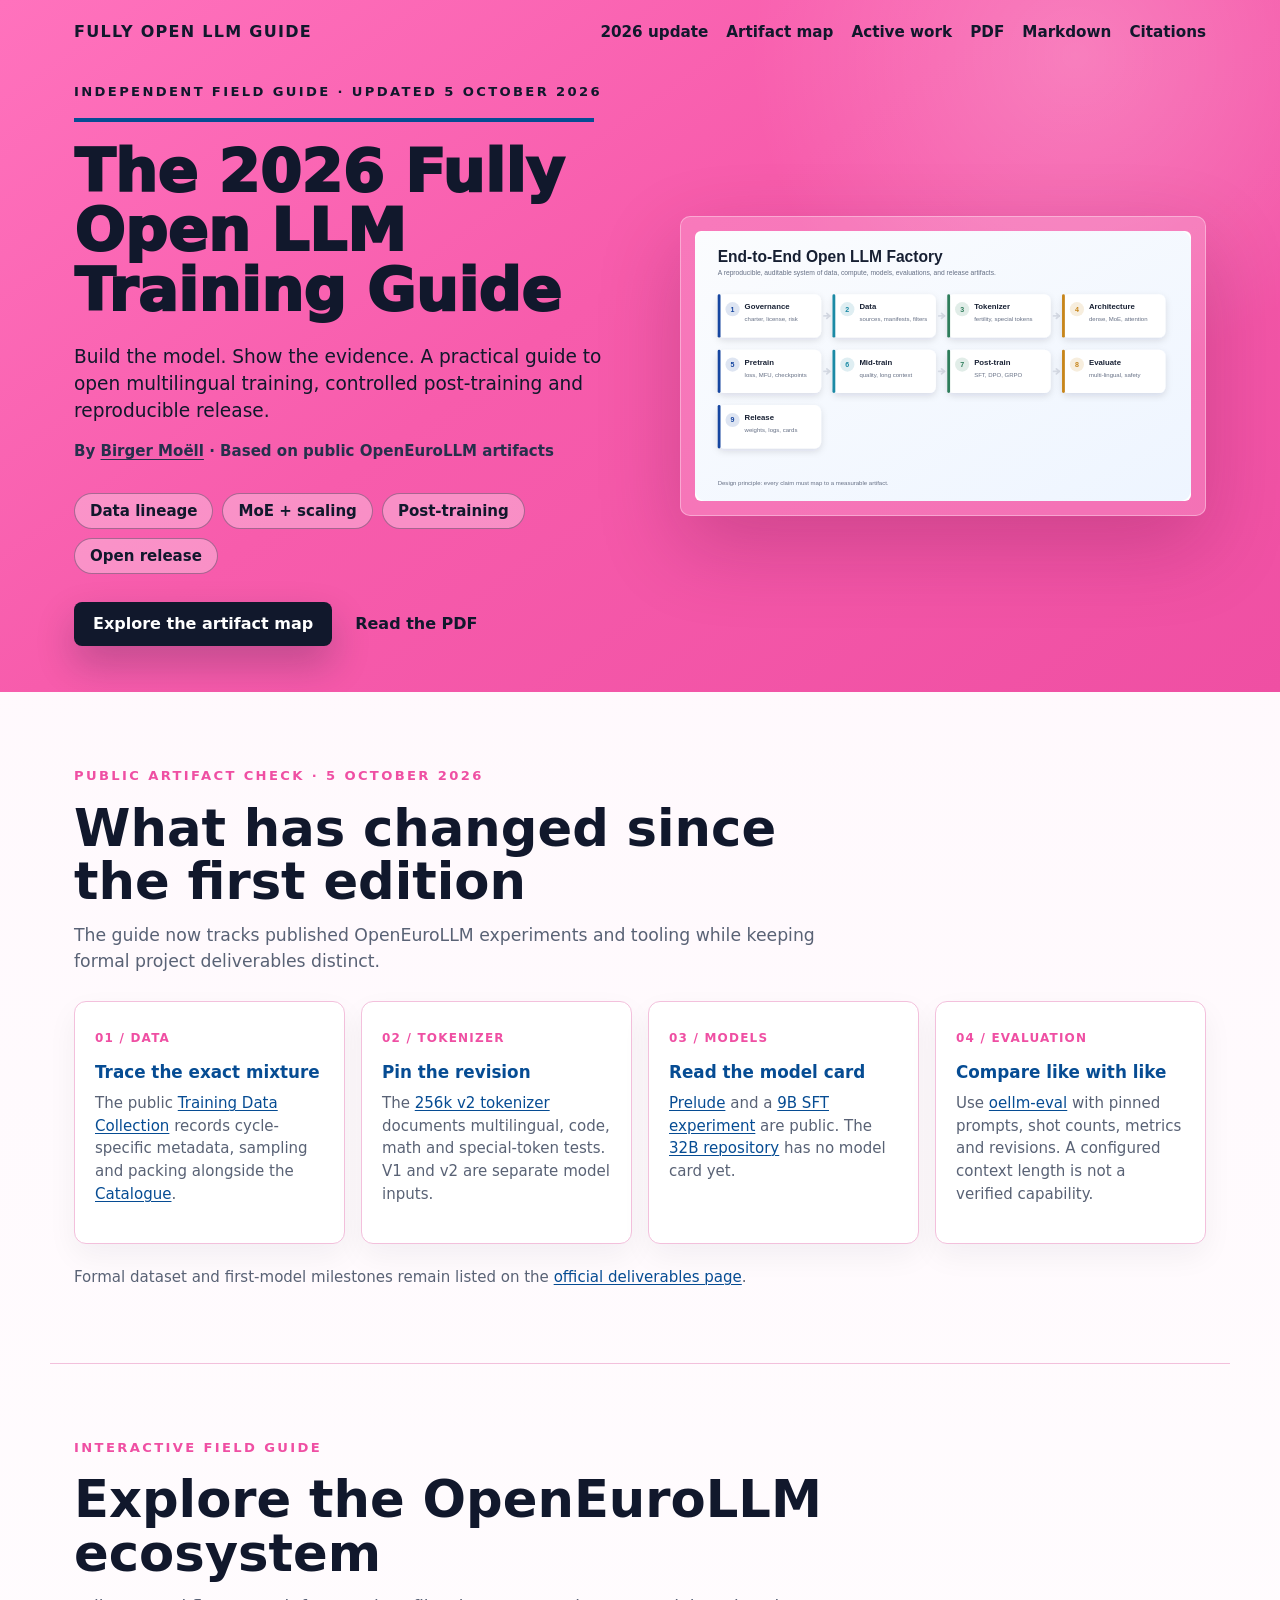
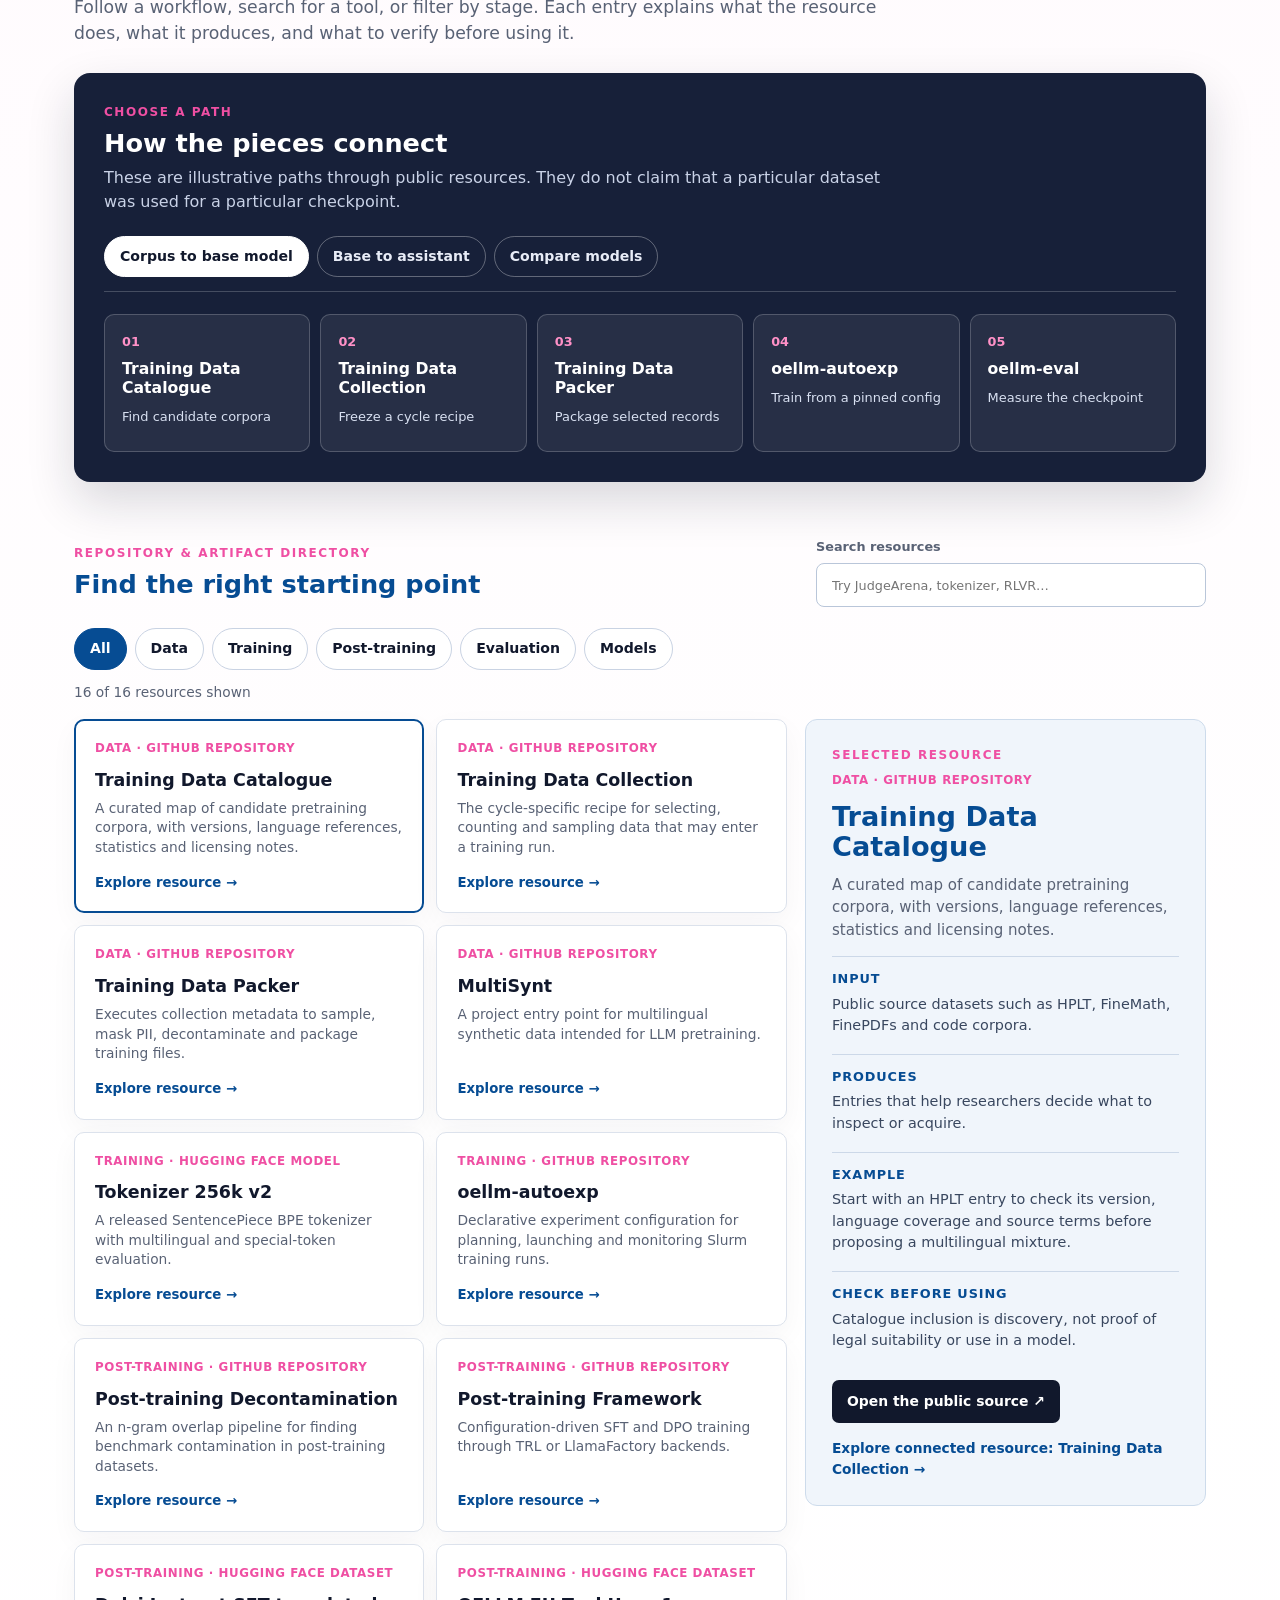
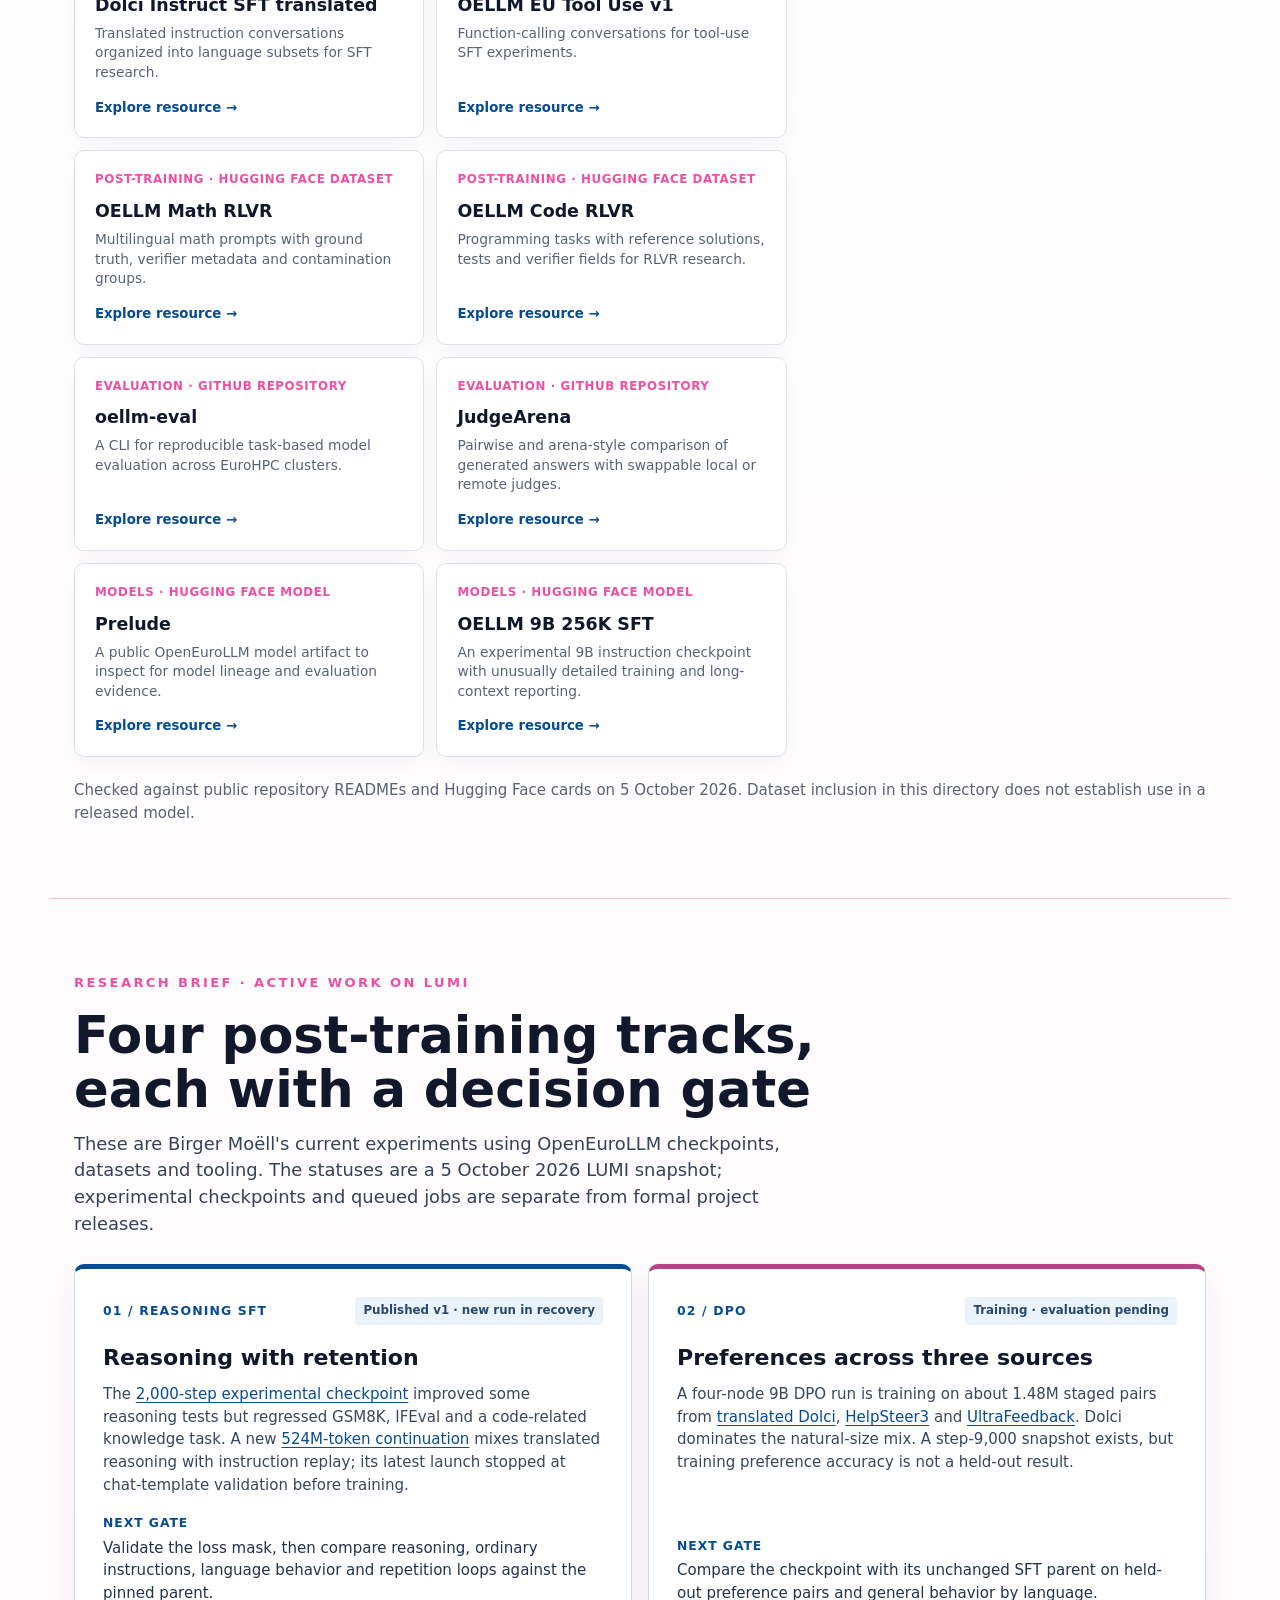
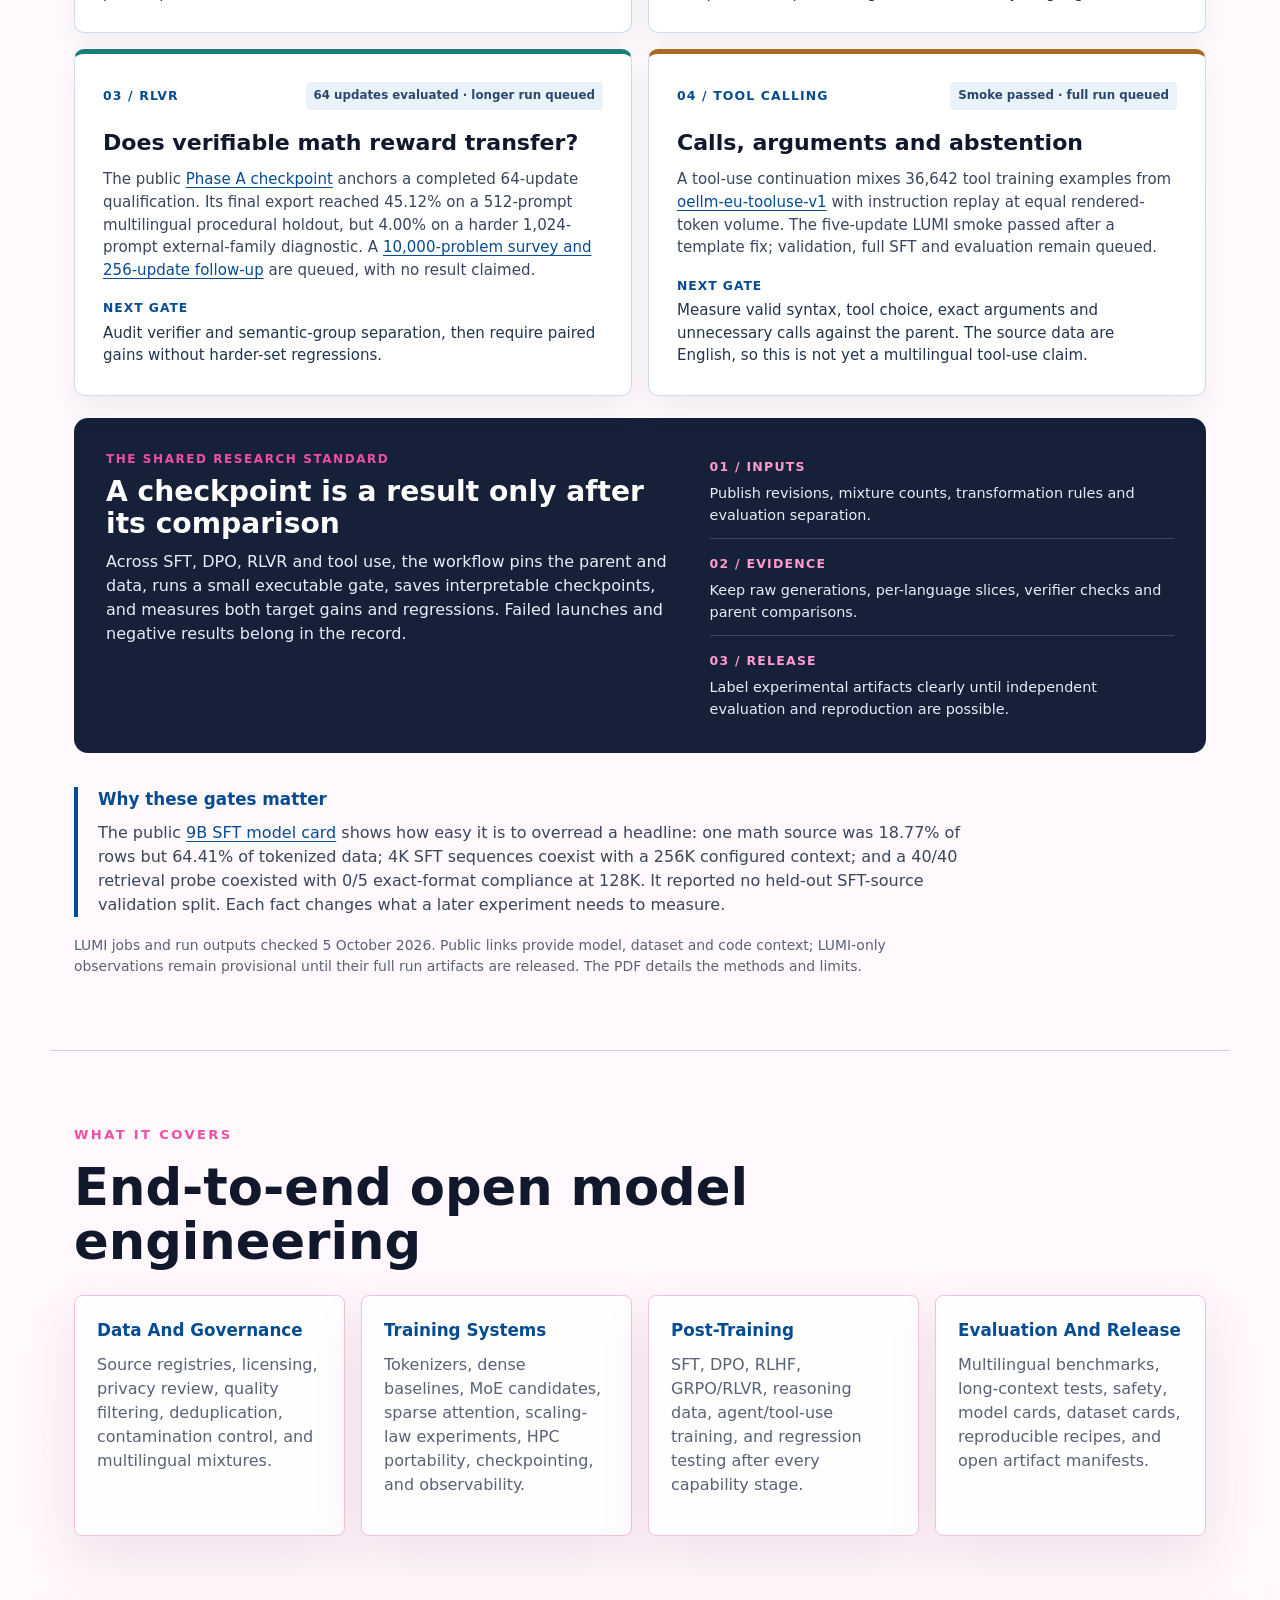
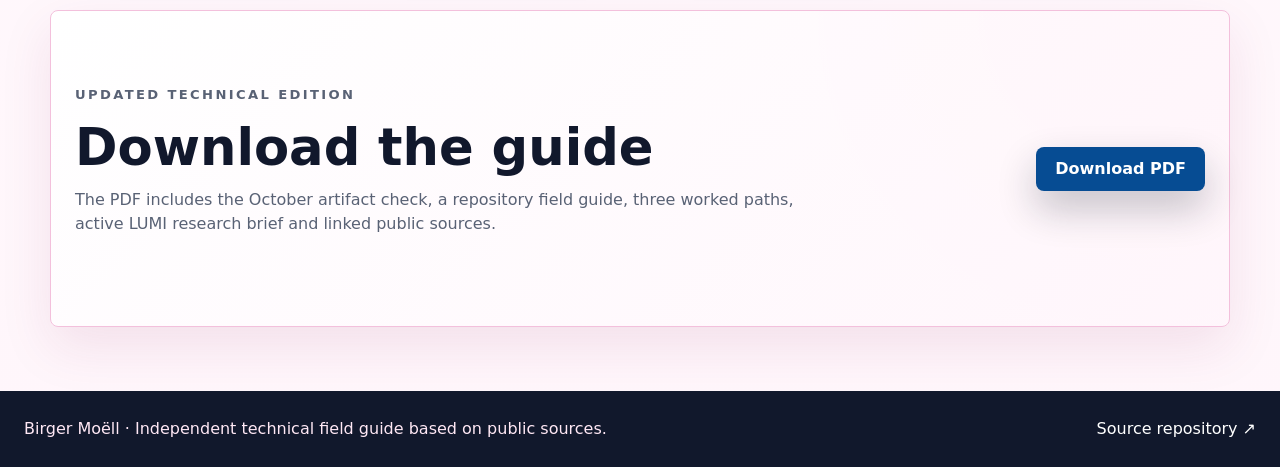
<file: index.html>
<!doctype html>
<html lang="en">
  <head>
    <meta charset="utf-8" />
    <meta name="viewport" content="width=device-width, initial-scale=1" />
    <title>The 2026 Fully Open LLM Training Guide</title>
    <meta
      name="description"
      content="Birger Moëll's source-grounded field guide to open multilingual model training, controlled post-training experiments, evaluation and reproducible release."
    />
    <meta name="theme-color" content="#f75cac" />
    <link rel="canonical" href="https://birgermoell.github.io/openeurollm-open-llm-guide/" />
    <link rel="icon" href="assets/icon.svg" type="image/svg+xml" />
    <link rel="apple-touch-icon" href="assets/social-card.png" />
    <meta property="og:type" content="website" />
    <meta property="og:site_name" content="Fully Open LLM Guide" />
    <meta property="og:title" content="The 2026 Fully Open LLM Training Guide" />
    <meta
      property="og:description"
      content="A source-grounded field guide with active LUMI post-training work, a public artifact map and a reproducible release standard."
    />
    <meta property="og:url" content="https://birgermoell.github.io/openeurollm-open-llm-guide/" />
    <meta property="og:image" content="https://birgermoell.github.io/openeurollm-open-llm-guide/assets/social-card.png" />
    <meta property="og:image:secure_url" content="https://birgermoell.github.io/openeurollm-open-llm-guide/assets/social-card.png" />
    <meta property="og:image:type" content="image/png" />
    <meta property="og:image:width" content="1200" />
    <meta property="og:image:height" content="630" />
    <meta property="og:image:alt" content="Shock-pink cover card for The 2026 Fully Open LLM Training Guide." />
    <meta name="twitter:card" content="summary_large_image" />
    <meta name="twitter:title" content="The 2026 Fully Open LLM Training Guide" />
    <meta
      name="twitter:description"
      content="A source-grounded guide to open multilingual models, controlled post-training experiments and reproducible releases."
    />
    <meta name="twitter:image" content="https://birgermoell.github.io/openeurollm-open-llm-guide/assets/social-card.png" />
    <link rel="stylesheet" href="styles.css" />
    <script src="ecosystem.js" defer></script>
  </head>
  <body>
    <header class="hero">
      <nav class="nav" aria-label="Primary">
        <a class="brand" href="./">Fully Open LLM Guide</a>
        <div class="nav-links">
          <a href="#current">2026 update</a>
          <a href="#explore">Artifact map</a>
          <a href="#research">Active work</a>
          <a href="docs/fully-open-llm-guide-2026.pdf">PDF</a>
          <a href="docs/paper.md">Markdown</a>
          <a href="docs/references.bib">Citations</a>
        </div>
      </nav>

      <section class="hero-grid">
        <div class="hero-copy">
          <p class="eyebrow">Independent field guide · Updated 5 October 2026</p>
          <div class="title-rule"></div>
          <h1>The 2026 Fully Open LLM Training Guide</h1>
          <p class="lead">
            Build the model. Show the evidence. A practical guide to open
            multilingual training, controlled post-training and reproducible release.
          </p>
          <p class="hero-author">By <a href="https://github.com/BirgerMoell">Birger Moëll</a> · Based on public OpenEuroLLM artifacts</p>
          <div class="chips" aria-label="Guide topics">
            <span>Data lineage</span>
            <span>MoE + scaling</span>
            <span>Post-training</span>
            <span>Open release</span>
          </div>
          <div class="actions">
            <a class="button primary" href="#explore">Explore the artifact map</a>
            <a class="button secondary" href="docs/fully-open-llm-guide-2026.pdf">Read the PDF</a>
          </div>
        </div>
        <figure class="hero-visual">
          <img src="assets/open-factory.svg" alt="Stages of an auditable open LLM training and release pipeline" />
        </figure>
      </section>
    </header>

    <main>
      <section class="current band" id="current" aria-labelledby="current-title">
        <div class="section-head">
          <p class="eyebrow">Public artifact check · 5 October 2026</p>
          <h2 id="current-title">What has changed since the first edition</h2>
          <p>The guide now tracks published OpenEuroLLM experiments and tooling while keeping formal project deliverables distinct.</p>
        </div>
        <div class="updates">
          <article><span>01 / Data</span><h3>Trace the exact mixture</h3><p>The public <a href="https://github.com/OpenEuroLLM/training-data-collection">Training Data Collection</a> records cycle-specific metadata, sampling and packing alongside the <a href="https://github.com/OpenEuroLLM/training-data-catalogue">Catalogue</a>.</p></article>
          <article><span>02 / Tokenizer</span><h3>Pin the revision</h3><p>The <a href="https://huggingface.co/openeurollm/tokenizer-256k-v2">256k v2 tokenizer</a> documents multilingual, code, math and special-token tests. V1 and v2 are separate model inputs.</p></article>
          <article><span>03 / Models</span><h3>Read the model card</h3><p><a href="https://huggingface.co/openeurollm/prelude">Prelude</a> and a <a href="https://huggingface.co/openeurollm/oellm-9b-256k-sft">9B SFT experiment</a> are public. The <a href="https://huggingface.co/openeurollm/oellm-32b">32B repository</a> has no model card yet.</p></article>
          <article><span>04 / Evaluation</span><h3>Compare like with like</h3><p>Use <a href="https://github.com/OpenEuroLLM/oellm-eval">oellm-eval</a> with pinned prompts, shot counts, metrics and revisions. A configured context length is not a verified capability.</p></article>
        </div>
        <p class="status-note">Formal dataset and first-model milestones remain listed on the <a href="https://openeurollm.eu/deliverables">official deliverables page</a>.</p>
      </section>

      <section class="ecosystem band" id="explore" aria-labelledby="explore-title">
        <div class="section-head">
          <p class="eyebrow">Interactive field guide</p>
          <h2 id="explore-title">Explore the OpenEuroLLM ecosystem</h2>
          <p>Follow a workflow, search for a tool, or filter by stage. Each entry explains what the resource does, what it produces, and what to verify before using it.</p>
        </div>

        <div class="workflow-panel">
          <div class="workflow-intro">
            <p class="micro-label">Choose a path</p>
            <h3>How the pieces connect</h3>
            <p>These are illustrative paths through public resources. They do not claim that a particular dataset was used for a particular checkpoint.</p>
          </div>
          <div class="workflow-tabs" role="tablist" aria-label="Example workflows">
            <button type="button" role="tab" id="workflow-tab-base" aria-controls="workflow-steps" aria-selected="true" data-workflow="base">Corpus to base model</button>
            <button type="button" role="tab" id="workflow-tab-assistant" aria-controls="workflow-steps" aria-selected="false" data-workflow="assistant">Base to assistant</button>
            <button type="button" role="tab" id="workflow-tab-evaluation" aria-controls="workflow-steps" aria-selected="false" data-workflow="evaluation">Compare models</button>
          </div>
          <div class="workflow-steps" id="workflow-steps" role="tabpanel" aria-labelledby="workflow-tab-base"></div>
        </div>

        <div class="explorer-head">
          <div>
            <p class="micro-label">Repository &amp; artifact directory</p>
            <h3>Find the right starting point</h3>
          </div>
          <label class="search-label" for="artifact-search">Search resources
            <input id="artifact-search" type="search" placeholder="Try JudgeArena, tokenizer, RLVR…" autocomplete="off" />
          </label>
        </div>
        <div class="filter-list" role="group" aria-label="Filter resources by stage">
          <button type="button" class="active" data-filter="all" aria-pressed="true">All</button>
          <button type="button" data-filter="data" aria-pressed="false">Data</button>
          <button type="button" data-filter="training" aria-pressed="false">Training</button>
          <button type="button" data-filter="post-training" aria-pressed="false">Post-training</button>
          <button type="button" data-filter="evaluation" aria-pressed="false">Evaluation</button>
          <button type="button" data-filter="models" aria-pressed="false">Models</button>
        </div>
        <p class="result-count" id="result-count" aria-live="polite"></p>
        <div class="explorer-layout">
          <div class="artifact-grid" id="artifact-grid"></div>
          <aside class="artifact-detail" id="artifact-detail" aria-live="polite" aria-label="Selected resource details"></aside>
        </div>
        <noscript><p class="status-note">The interactive directory needs JavaScript. The <a href="docs/paper.md">Markdown guide</a> includes the same repository field guide and worked examples.</p></noscript>
        <p class="status-note">Checked against public repository READMEs and Hugging Face cards on 5 October 2026. Dataset inclusion in this directory does not establish use in a released model.</p>
      </section>

      <section class="research band" id="research" aria-labelledby="research-title">
        <div class="section-head research-head">
          <p class="eyebrow">Research brief · active work on LUMI</p>
          <h2 id="research-title">Four post-training tracks, each with a decision gate</h2>
          <p>These are Birger Moëll's current experiments using OpenEuroLLM checkpoints, datasets and tooling. The statuses are a 5 October 2026 LUMI snapshot; experimental checkpoints and queued jobs are separate from formal project releases.</p>
        </div>
        <div class="active-grid">
          <article class="active-card">
            <div class="active-card-top"><span class="active-index">01 / Reasoning SFT</span><span class="active-status">Published v1 · new run in recovery</span></div>
            <h3>Reasoning with retention</h3>
            <p>The <a href="https://huggingface.co/birgermoell/oellm-9b-256k-reasoning-v1">2,000-step experimental checkpoint</a> improved some reasoning tests but regressed GSM8K, IFEval and a code-related knowledge task. A new <a href="https://github.com/BirgerMoell/oellm-reasoning-training">524M-token continuation</a> mixes translated reasoning with instruction replay; its latest launch stopped at chat-template validation before training.</p>
            <p class="active-gate"><strong>Next gate</strong> Validate the loss mask, then compare reasoning, ordinary instructions, language behavior and repetition loops against the pinned parent.</p>
          </article>
          <article class="active-card">
            <div class="active-card-top"><span class="active-index">02 / DPO</span><span class="active-status">Training · evaluation pending</span></div>
            <h3>Preferences across three sources</h3>
            <p>A four-node 9B DPO run is training on about 1.48M staged pairs from <a href="https://huggingface.co/datasets/openeurollm/Dolci-Instruct-DPO-translated">translated Dolci</a>, <a href="https://huggingface.co/datasets/nvidia/HelpSteer3">HelpSteer3</a> and <a href="https://huggingface.co/datasets/argilla/ultrafeedback-binarized-preferences-cleaned">UltraFeedback</a>. Dolci dominates the natural-size mix. A step-9,000 snapshot exists, but training preference accuracy is not a held-out result.</p>
            <p class="active-gate"><strong>Next gate</strong> Compare the checkpoint with its unchanged SFT parent on held-out preference pairs and general behavior by language.</p>
          </article>
          <article class="active-card">
            <div class="active-card-top"><span class="active-index">03 / RLVR</span><span class="active-status">64 updates evaluated · longer run queued</span></div>
            <h3>Does verifiable math reward transfer?</h3>
            <p>The public <a href="https://huggingface.co/birgermoell/oellm-9b-math-rlvr-phase-a-32step-experimental">Phase A checkpoint</a> anchors a completed 64-update qualification. Its final export reached 45.12% on a 512-prompt multilingual procedural holdout, but 4.00% on a harder 1,024-prompt external-family diagnostic. A <a href="https://github.com/BirgerMoell/oellm-rlvr">10,000-problem survey and 256-update follow-up</a> are queued, with no result claimed.</p>
            <p class="active-gate"><strong>Next gate</strong> Audit verifier and semantic-group separation, then require paired gains without harder-set regressions.</p>
          </article>
          <article class="active-card">
            <div class="active-card-top"><span class="active-index">04 / Tool calling</span><span class="active-status">Smoke passed · full run queued</span></div>
            <h3>Calls, arguments and abstention</h3>
            <p>A tool-use continuation mixes 36,642 tool training examples from <a href="https://huggingface.co/datasets/birgermoell/oellm-eu-tooluse-v1">oellm-eu-tooluse-v1</a> with instruction replay at equal rendered-token volume. The five-update LUMI smoke passed after a template fix; validation, full SFT and evaluation remain queued.</p>
            <p class="active-gate"><strong>Next gate</strong> Measure valid syntax, tool choice, exact arguments and unnecessary calls against the parent. The source data are English, so this is not yet a multilingual tool-use claim.</p>
          </article>
        </div>
        <div class="experiment-panel">
          <div>
            <p class="micro-label">The shared research standard</p>
            <h3>A checkpoint is a result only after its comparison</h3>
            <p>Across SFT, DPO, RLVR and tool use, the workflow pins the parent and data, runs a small executable gate, saves interpretable checkpoints, and measures both target gains and regressions. Failed launches and negative results belong in the record.</p>
          </div>
          <div class="protocol-list">
            <div><span>01 / Inputs</span><p>Publish revisions, mixture counts, transformation rules and evaluation separation.</p></div>
            <div><span>02 / Evidence</span><p>Keep raw generations, per-language slices, verifier checks and parent comparisons.</p></div>
            <div><span>03 / Release</span><p>Label experimental artifacts clearly until independent evaluation and reproduction are possible.</p></div>
          </div>
        </div>
        <div class="research-baseline">
          <h3>Why these gates matter</h3>
          <p>The public <a href="https://huggingface.co/openeurollm/oellm-9b-256k-sft">9B SFT model card</a> shows how easy it is to overread a headline: one math source was 18.77% of rows but 64.41% of tokenized data; 4K SFT sequences coexist with a 256K configured context; and a 40/40 retrieval probe coexisted with 0/5 exact-format compliance at 128K. It reported no held-out SFT-source validation split. Each fact changes what a later experiment needs to measure.</p>
        </div>
        <p class="research-source">LUMI jobs and run outputs checked 5 October 2026. Public links provide model, dataset and code context; LUMI-only observations remain provisional until their full run artifacts are released. The PDF details the methods and limits.</p>
      </section>

      <section class="band">
        <div class="section-head">
          <p class="eyebrow">What it covers</p>
          <h2>End-to-end open model engineering</h2>
        </div>
        <div class="topics">
          <article>
            <h3>Data And Governance</h3>
            <p>
              Source registries, licensing, privacy review, quality filtering,
              deduplication, contamination control, and multilingual mixtures.
            </p>
          </article>
          <article>
            <h3>Training Systems</h3>
            <p>
              Tokenizers, dense baselines, MoE candidates, sparse attention,
              scaling-law experiments, HPC portability, checkpointing, and observability.
            </p>
          </article>
          <article>
            <h3>Post-Training</h3>
            <p>
              SFT, DPO, RLHF, GRPO/RLVR, reasoning data, agent/tool-use training,
              and regression testing after every capability stage.
            </p>
          </article>
          <article>
            <h3>Evaluation And Release</h3>
            <p>
              Multilingual benchmarks, long-context tests, safety, model cards,
              dataset cards, reproducible recipes, and open artifact manifests.
            </p>
          </article>
        </div>
      </section>

      <section class="download">
        <div>
          <p class="eyebrow">Updated technical edition</p>
          <h2>Download the guide</h2>
          <p>
            The PDF includes the October artifact check, a repository field guide,
            three worked paths, active LUMI research brief and linked public sources.
          </p>
        </div>
        <a class="button primary" href="docs/fully-open-llm-guide-2026.pdf">Download PDF</a>
      </section>
    </main>

    <footer>
      <span>Birger Moëll · Independent technical field guide based on public sources.</span>
      <a href="https://github.com/BirgerMoell/openeurollm-open-llm-guide">Source repository ↗</a>
    </footer>
  </body>
</html>
</file>
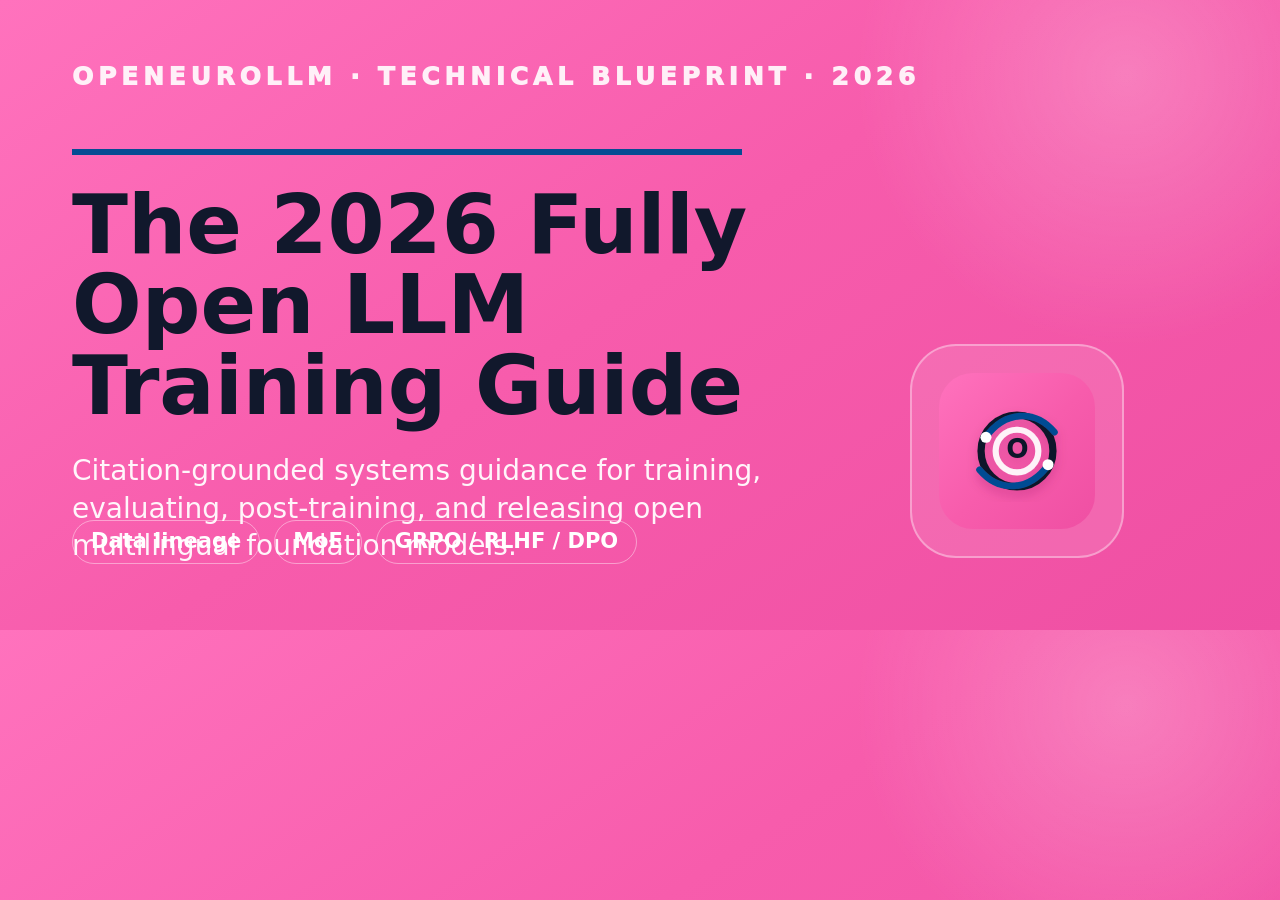
<file: assets/social-card.html>
<!doctype html>
<html lang="en">
  <head>
    <meta charset="utf-8" />
    <meta name="viewport" content="width=1200, initial-scale=1" />
    <style>
      * { box-sizing: border-box; }
      body {
        margin: 0;
        width: 1200px;
        height: 630px;
        overflow: hidden;
        font-family: Inter, ui-sans-serif, system-ui, -apple-system, BlinkMacSystemFont, "Segoe UI", sans-serif;
        color: #11182c;
        background:
          radial-gradient(circle at 88% 12%, rgba(255,255,255,0.22), transparent 270px),
          linear-gradient(145deg, #ff72bd 0%, #f75cac 48%, #ef4fa3 100%);
      }
      .wrap {
        position: relative;
        width: 100%;
        height: 100%;
        padding: 62px 72px;
      }
      .kicker {
        color: rgba(255,255,255,0.9);
        font-size: 25px;
        font-weight: 950;
        letter-spacing: 0.19em;
        text-transform: uppercase;
      }
      .rule {
        width: 670px;
        height: 6px;
        margin: 58px 0 30px;
        background: #064c93;
      }
      h1 {
        width: 760px;
        margin: 0;
        font-size: 82px;
        line-height: 0.98;
        letter-spacing: 0;
      }
      p {
        width: 760px;
        margin: 26px 0 0;
        color: rgba(255,255,255,0.94);
        font-size: 28px;
        line-height: 1.34;
      }
      .icon {
        position: absolute;
        right: 76px;
        bottom: 72px;
        width: 214px;
        height: 214px;
        border-radius: 46px;
        background: rgba(255,255,255,0.12);
        border: 2px solid rgba(255,255,255,0.36);
        display: grid;
        place-items: center;
      }
      .icon img {
        width: 156px;
        height: 156px;
      }
      .chips {
        position: absolute;
        left: 72px;
        bottom: 66px;
        display: flex;
        gap: 14px;
      }
      .chips span {
        min-height: 44px;
        padding: 8px 18px;
        border: 1.5px solid rgba(255,255,255,0.42);
        border-radius: 999px;
        color: #fff;
        font-size: 21px;
        font-weight: 900;
      }
    </style>
  </head>
  <body>
    <main class="wrap">
      <div class="kicker">OpenEuroLLM · Technical Blueprint · 2026</div>
      <div class="rule"></div>
      <h1>The 2026 Fully Open LLM Training Guide</h1>
      <p>Citation-grounded systems guidance for training, evaluating, post-training, and releasing open multilingual foundation models.</p>
      <div class="chips">
        <span>Data lineage</span>
        <span>MoE</span>
        <span>GRPO / RLHF / DPO</span>
      </div>
      <div class="icon">
        <img src="icon.svg" alt="" />
      </div>
    </main>
  </body>
</html>
</file>
<file: styles.css>
:root {
  color-scheme: light;
  --pink: #f75cac;
  --pink-2: #ff72bd;
  --pink-3: #ef4fa3;
  --ink: #11182c;
  --blue: #064c93;
  --blue-2: #0c6bb6;
  --muted: #596275;
  --line: #f3c0dc;
  --panel: #ffffff;
  --wash: #fff6fb;
}

* {
  box-sizing: border-box;
}

body {
  margin: 0;
  font-family:
    Inter, ui-sans-serif, system-ui, -apple-system, BlinkMacSystemFont, "Segoe UI",
    sans-serif;
  color: var(--ink);
  background:
    radial-gradient(circle at 92% 2%, rgba(255, 114, 189, 0.22), transparent 28rem),
    linear-gradient(180deg, #fff7fc 0%, #ffffff 42%, #fff6fb 100%);
  line-height: 1.5;
}

a {
  color: inherit;
}

.hero {
  min-height: 690px;
  color: var(--ink);
  background:
    radial-gradient(circle at 84% 8%, rgba(255, 255, 255, 0.22), transparent 26%),
    linear-gradient(145deg, var(--pink-2) 0%, var(--pink) 45%, var(--pink-3) 100%);
  overflow: hidden;
}

.nav {
  display: flex;
  align-items: center;
  justify-content: space-between;
  max-width: 1180px;
  margin: 0 auto;
  padding: 20px 24px;
}

.brand {
  color: var(--ink);
  font-weight: 900;
  text-decoration: none;
  letter-spacing: 0.08em;
  text-transform: uppercase;
}

.nav-links {
  display: flex;
  gap: 18px;
  color: var(--ink);
  font-size: 0.95rem;
  font-weight: 750;
}

.nav-links a {
  text-decoration: none;
}

.hero-grid {
  display: grid;
  grid-template-columns: minmax(500px, 1fr) minmax(440px, 0.96fr);
  gap: 58px;
  align-items: center;
  max-width: 1180px;
  margin: 0 auto;
  min-height: 612px;
  padding: 18px 24px 46px;
}

.hero-copy {
  max-width: 660px;
}

.eyebrow {
  margin: 0 0 16px;
  color: var(--ink);
  font-size: 0.82rem;
  font-weight: 900;
  letter-spacing: 0.18em;
  text-transform: uppercase;
}

.title-rule {
  width: min(100%, 520px);
  height: 4px;
  margin: 0 0 20px;
  background: var(--blue);
  border-radius: 0;
}

h1,
h2,
h3,
p {
  margin-top: 0;
}

h1 {
  max-width: 620px;
  margin-bottom: 24px;
  color: var(--ink);
  font-size: clamp(2.95rem, 4.65vw, 4.95rem);
  font-weight: 950;
  line-height: 1;
  letter-spacing: 0;
}

.lead {
  max-width: 570px;
  margin-bottom: 16px;
  color: var(--ink);
  font-size: clamp(1.14rem, 1.45vw, 1.36rem);
  line-height: 1.44;
}

.hero-author {
  margin-bottom: 30px;
  color: #26304c;
  font-size: 0.94rem;
  font-weight: 750;
}

.hero-author a {
  text-decoration-thickness: 1px;
  text-underline-offset: 3px;
}

.chips {
  display: flex;
  flex-wrap: wrap;
  gap: 9px;
  margin-bottom: 28px;
  max-width: 560px;
}

.chips span {
  display: inline-flex;
  align-items: center;
  min-height: 36px;
  padding: 0 15px;
  border: 1px solid rgba(17, 24, 44, 0.35);
  border-radius: 999px;
  color: var(--ink);
  background: rgba(255, 255, 255, 0.32);
  font-weight: 850;
  font-size: 0.94rem;
  white-space: nowrap;
}

.actions {
  display: flex;
  flex-wrap: wrap;
  gap: 12px;
}

.button {
  display: inline-flex;
  align-items: center;
  justify-content: center;
  min-height: 44px;
  padding: 0 18px;
  border: 1px solid transparent;
  border-radius: 8px;
  font-weight: 900;
  text-decoration: none;
}

.button.primary {
  background: var(--ink);
  color: #fff;
  box-shadow: 0 18px 38px rgba(17, 24, 44, 0.24);
}

.button.secondary {
  border-color: transparent;
  color: var(--ink);
  padding-inline: 10px;
}

.hero-visual {
  margin: 0;
  padding: 14px;
  background: rgba(255, 255, 255, 0.18);
  border: 1px solid rgba(255, 255, 255, 0.36);
  border-radius: 10px;
  box-shadow: 0 30px 82px rgba(87, 13, 55, 0.24);
  transform: translateY(2px);
}

.hero-visual img {
  display: block;
  width: 100%;
  height: auto;
  aspect-ratio: 1400 / 760;
  object-fit: cover;
  object-position: center;
  background: #fff;
  border-radius: 6px;
}

main {
  background: transparent;
}

.research {
  padding-top: 78px;
  padding-bottom: 78px;
  border-bottom: 1px solid var(--line);
}

.research-head {
  max-width: 920px;
  margin-bottom: 34px;
}

.research-head p:not(.eyebrow) {
  max-width: 800px;
  color: #35425a;
  font-size: 1.12rem;
}

.research-head a,
.research-source a,
.research-baseline a,
.active-card a {
  color: var(--blue);
  text-underline-offset: 3px;
}

.active-grid {
  display: grid;
  grid-template-columns: repeat(2, minmax(0, 1fr));
  gap: 16px;
}

.active-card {
  display: flex;
  flex-direction: column;
  min-width: 0;
  padding: 28px;
  background: #fff;
  border: 1px solid #cfdaeb;
  border-top: 5px solid var(--blue);
  border-radius: 10px;
  box-shadow: 0 14px 32px rgba(17, 24, 44, 0.06);
}

.active-card:nth-child(2) { border-top-color: #b5448a; }
.active-card:nth-child(3) { border-top-color: #197f76; }
.active-card:nth-child(4) { border-top-color: #a96b22; }

.active-card-top {
  display: flex;
  flex-wrap: wrap;
  align-items: center;
  justify-content: space-between;
  gap: 8px 16px;
  margin-bottom: 20px;
}

.active-index {
  color: var(--blue);
  font-size: 0.78rem;
  font-weight: 900;
  letter-spacing: 0.09em;
  text-transform: uppercase;
}

.active-status {
  padding: 5px 8px;
  color: #29486b;
  background: #eaf2fb;
  border-radius: 4px;
  font-size: 0.74rem;
  font-weight: 750;
}

.active-card h3 {
  margin: 0 0 12px;
  color: var(--ink);
  font-size: 1.38rem;
  line-height: 1.2;
}

.active-card p {
  margin: 0;
  color: #39465b;
  font-size: 0.94rem;
}

.active-card .active-gate {
  margin-top: auto;
  padding-top: 18px;
  color: #22334d;
}

.active-gate strong {
  display: block;
  margin-bottom: 4px;
  color: var(--blue);
  font-size: 0.77rem;
  letter-spacing: 0.08em;
  text-transform: uppercase;
}

.research-baseline {
  max-width: 900px;
  margin-top: 34px;
  padding-left: 20px;
  border-left: 4px solid var(--blue);
}

.research-baseline h3 { margin: 0 0 9px; }
.research-baseline p { margin: 0; color: #39465b; }

.evidence-grid {
  display: grid;
  grid-template-columns: repeat(3, minmax(0, 1fr));
  gap: 16px;
}

.evidence-card {
  min-width: 0;
  padding: 25px;
  background: #fff;
  border: 1px solid #cfdaeb;
  border-top: 5px solid var(--blue);
  border-radius: 10px;
  box-shadow: 0 14px 32px rgba(17, 24, 44, 0.06);
}

.evidence-label {
  margin-bottom: 15px;
  color: var(--blue);
  font-size: 0.78rem;
  font-weight: 900;
  letter-spacing: 0.1em;
  text-transform: uppercase;
}

.evidence-value {
  margin-bottom: 16px;
  color: var(--ink);
  font-size: clamp(1.75rem, 2.4vw, 2.35rem);
  font-weight: 900;
  line-height: 1.13;
  font-variant-numeric: tabular-nums;
}

.evidence-value span {
  color: #536178;
  font-size: 0.52em;
  font-weight: 750;
}

.evidence-card > p:last-child {
  margin-bottom: 0;
  color: #39465b;
  font-size: 0.94rem;
}

.experiment-panel {
  display: grid;
  grid-template-columns: minmax(0, 1.1fr) minmax(0, 0.9fr);
  gap: 36px;
  margin-top: 22px;
  padding: 32px;
  color: #e7edf8;
  background: #172039;
  border-radius: 14px;
}

.experiment-panel h3 {
  color: #fff;
  font-size: clamp(1.5rem, 2.2vw, 2rem);
  line-height: 1.14;
}

.experiment-panel p {
  max-width: 640px;
}

.experiment-panel a {
  color: #fff;
  text-decoration-thickness: 1px;
  text-underline-offset: 3px;
}

.experiment-note {
  margin: 18px 0 0;
  color: #bac7df;
  font-size: 0.85rem;
  font-weight: 700;
}

.protocol-list div {
  padding: 4px 0 12px;
  border-bottom: 1px solid rgba(255, 255, 255, 0.18);
}

.protocol-list div + div {
  padding-top: 12px;
}

.protocol-list div:last-child {
  border-bottom: 0;
  padding-bottom: 0;
}

.protocol-list span {
  color: #ff9bce;
  font-size: 0.78rem;
  font-weight: 900;
  letter-spacing: 0.1em;
  text-transform: uppercase;
}

.protocol-list p {
  margin: 5px 0 0;
  font-size: 0.9rem;
}

.research-source {
  max-width: 900px;
  margin: 18px 0 0;
  color: var(--muted);
  font-size: 0.87rem;
}

.band,
.download {
  max-width: 1180px;
  margin: 0 auto;
  padding: 74px 24px;
}

.current {
  border-bottom: 1px solid var(--line);
}

.current .section-head p:not(.eyebrow) {
  color: var(--muted);
  font-size: 1.08rem;
}

.updates {
  display: grid;
  grid-template-columns: repeat(4, minmax(0, 1fr));
  gap: 16px;
}

.updates article {
  padding: 23px 20px;
  background: #fff;
  border: 1px solid var(--line);
  border-radius: 12px;
  box-shadow: 0 12px 30px rgba(17, 24, 44, 0.05);
}

.updates span {
  color: var(--pink-3);
  font-size: 0.75rem;
  font-weight: 900;
  letter-spacing: 0.1em;
  text-transform: uppercase;
}

.updates h3 {
  margin: 14px 0 10px;
  line-height: 1.15;
}

.updates p,
.status-note {
  color: var(--muted);
  font-size: 0.94rem;
}

.updates a,
.status-note a {
  color: var(--blue);
  text-decoration-thickness: 1px;
  text-underline-offset: 2px;
}

.status-note {
  margin: 22px 0 0;
}

.ecosystem {
  border-bottom: 1px solid var(--line);
}

.ecosystem .section-head {
  max-width: 850px;
}

.ecosystem .section-head p:not(.eyebrow) {
  color: var(--muted);
  font-size: 1.08rem;
}

.micro-label {
  margin: 0 0 8px;
  color: var(--pink-3);
  font-size: 0.75rem;
  font-weight: 900;
  letter-spacing: 0.13em;
  text-transform: uppercase;
}

.workflow-panel {
  padding: 30px;
  border-radius: 16px;
  color: #fff;
  background: #172039;
  box-shadow: 0 20px 48px rgba(17, 24, 44, 0.16);
}

.workflow-intro {
  max-width: 800px;
}

.workflow-intro h3,
.explorer-head h3 {
  margin: 0 0 8px;
  font-size: clamp(1.5rem, 2vw, 2rem);
  line-height: 1.15;
}

.workflow-intro h3 {
  color: #fff;
}

.workflow-intro p:last-child {
  color: #c9d2e7;
}

.workflow-tabs,
.filter-list {
  display: flex;
  flex-wrap: wrap;
  gap: 8px;
}

.workflow-tabs {
  margin: 22px 0;
  border-bottom: 1px solid rgba(255, 255, 255, 0.2);
  padding-bottom: 14px;
}

.workflow-tabs button,
.filter-list button {
  cursor: pointer;
  border-radius: 999px;
  font: inherit;
  font-size: 0.88rem;
  font-weight: 800;
  padding: 9px 15px;
}

.workflow-tabs button {
  color: #e8ecf7;
  background: transparent;
  border: 1px solid rgba(255, 255, 255, 0.32);
}

.workflow-tabs button[aria-selected="true"] {
  color: var(--ink);
  background: #fff;
  border-color: #fff;
}

.workflow-steps {
  display: grid;
  grid-template-columns: repeat(auto-fit, minmax(170px, 1fr));
  gap: 10px;
}

.workflow-step {
  display: flex;
  flex-direction: column;
  align-items: flex-start;
  gap: 9px;
  min-height: 138px;
  padding: 17px;
  border: 1px solid rgba(255, 255, 255, 0.2);
  border-radius: 10px;
  color: #d8e0f1;
  background: rgba(255, 255, 255, 0.07);
  font: inherit;
  text-align: left;
  cursor: pointer;
  transition: transform 150ms ease, background 150ms ease;
}

.workflow-step:hover {
  transform: translateY(-3px);
  background: rgba(255, 255, 255, 0.14);
}

.workflow-step strong {
  color: #fff;
  font-size: 0.98rem;
  line-height: 1.2;
}

.workflow-step span:last-child {
  font-size: 0.81rem;
}

.workflow-number {
  color: #ff91c7;
  font-size: 0.8rem;
  font-weight: 900;
}

.explorer-head {
  display: flex;
  justify-content: space-between;
  align-items: flex-end;
  gap: 24px;
  margin-top: 55px;
}

.search-label {
  display: flex;
  flex-direction: column;
  gap: 7px;
  width: min(390px, 100%);
  font-size: 0.8rem;
  font-weight: 850;
  color: var(--muted);
}

.search-label input {
  width: 100%;
  min-height: 44px;
  padding: 0 15px;
  border: 1px solid #b9c6d9;
  border-radius: 8px;
  color: var(--ink);
  background: #fff;
  font: inherit;
  font-weight: 500;
}

.filter-list {
  margin: 21px 0 12px;
}

.filter-list button {
  border: 1px solid #c9d3e3;
  color: var(--ink);
  background: #fff;
}

.filter-list button.active {
  border-color: var(--blue);
  color: #fff;
  background: var(--blue);
}

.result-count {
  margin: 0 0 17px;
  color: var(--muted);
  font-size: 0.86rem;
}

.explorer-layout {
  display: grid;
  grid-template-columns: minmax(0, 1.6fr) minmax(300px, 0.9fr);
  align-items: start;
  gap: 18px;
}

.artifact-grid {
  display: grid;
  grid-template-columns: repeat(2, minmax(0, 1fr));
  gap: 12px;
}

.artifact-card {
  display: flex;
  flex-direction: column;
  align-items: flex-start;
  min-height: 188px;
  padding: 20px;
  border: 1px solid #dce2ec;
  border-radius: 10px;
  background: #fff;
  color: var(--ink);
  font: inherit;
  text-align: left;
  cursor: pointer;
  box-shadow: 0 10px 28px rgba(17, 24, 44, 0.04);
  transition: border-color 150ms ease, transform 150ms ease;
}

.artifact-card:hover {
  transform: translateY(-3px);
  border-color: var(--blue-2);
}

.artifact-card.selected {
  border: 2px solid var(--blue);
  padding: 19px;
}

.artifact-kind,
.detail-stage {
  color: var(--pink-3);
  font-size: 0.74rem;
  font-weight: 900;
  letter-spacing: 0.05em;
  text-transform: uppercase;
}

.artifact-card strong {
  margin: 12px 0 8px;
  font-size: 1.09rem;
  line-height: 1.2;
}

.artifact-summary {
  color: var(--muted);
  font-size: 0.86rem;
  line-height: 1.42;
}

.artifact-more {
  margin-top: auto;
  padding-top: 15px;
  color: var(--blue);
  font-size: 0.83rem;
  font-weight: 850;
}

.artifact-detail {
  position: sticky;
  top: 18px;
  padding: 26px;
  border-radius: 12px;
  background: #f0f5fb;
  border: 1px solid #cddbeb;
}

.artifact-detail h3 {
  margin: 9px 0 12px;
  font-size: 1.7rem;
  line-height: 1.1;
}

.detail-summary {
  color: var(--muted);
  font-size: 0.94rem;
}

.detail-row {
  border-top: 1px solid #ccd8e8;
  padding: 12px 0 3px;
}

.detail-row h4 {
  margin: 0 0 5px;
  color: var(--blue);
  font-size: 0.8rem;
  text-transform: uppercase;
  letter-spacing: 0.07em;
}

.detail-row p {
  color: #39475f;
  font-size: 0.9rem;
}

.detail-link {
  display: inline-flex;
  margin-top: 11px;
  padding: 11px 15px;
  border-radius: 7px;
  background: var(--ink);
  color: #fff;
  font-size: 0.87rem;
  font-weight: 850;
  text-decoration: none;
}

.related-link {
  display: block;
  margin-top: 15px;
  padding: 0;
  border: 0;
  background: transparent;
  color: var(--blue);
  font: inherit;
  font-size: 0.86rem;
  font-weight: 850;
  text-align: left;
  cursor: pointer;
}

.empty-state {
  grid-column: 1 / -1;
  padding: 28px;
  background: #fff;
  border: 1px dashed #c9d3e3;
  border-radius: 10px;
  color: var(--muted);
}

button:focus-visible,
input:focus-visible,
a:focus-visible {
  outline: 3px solid var(--pink-3);
  outline-offset: 3px;
}

.section-head {
  max-width: 760px;
  margin-bottom: 26px;
}

main .eyebrow {
  color: var(--pink-3);
}

h2 {
  margin-bottom: 14px;
  color: var(--ink);
  font-size: clamp(2rem, 4vw, 3.2rem);
  line-height: 1.05;
  letter-spacing: 0;
}

.topics {
  display: grid;
  grid-template-columns: repeat(4, minmax(0, 1fr));
  gap: 16px;
}

.topics article,
.download {
  background: rgba(255, 255, 255, 0.9);
  border: 1px solid var(--line);
  border-radius: 8px;
  box-shadow: 0 20px 52px rgba(135, 31, 91, 0.1);
}

.topics article {
  padding: 22px;
}

h3 {
  margin-bottom: 10px;
  color: var(--blue);
  font-size: 1.05rem;
}

.topics p,
.download p {
  color: var(--muted);
}

.download {
  display: flex;
  align-items: center;
  justify-content: space-between;
  gap: 24px;
  margin-bottom: 64px;
  background:
    linear-gradient(135deg, rgba(255, 255, 255, 0.94), rgba(255, 246, 251, 0.94)),
    radial-gradient(circle at 92% 0%, rgba(247, 92, 172, 0.22), transparent 20rem);
}

.download > div {
  max-width: 760px;
}

.download .button.primary {
  background: var(--blue);
  color: #fff;
  white-space: nowrap;
}

footer {
  display: flex;
  justify-content: space-between;
  gap: 20px;
  padding: 26px 24px;
  color: #ffe8f5;
  background: var(--ink);
}

footer a {
  color: #fff;
  text-decoration: none;
}

@media (max-width: 900px) {
  .evidence-grid {
    grid-template-columns: repeat(2, minmax(0, 1fr));
  }

  .experiment-panel {
    grid-template-columns: 1fr;
  }

  .explorer-layout {
    grid-template-columns: 1fr;
  }

  .artifact-detail {
    position: static;
  }

  .updates {
    grid-template-columns: repeat(2, minmax(0, 1fr));
  }

  .hero-grid,
  .topics,
  .download {
    grid-template-columns: 1fr;
  }

  .topics {
    display: grid;
    grid-template-columns: repeat(2, minmax(0, 1fr));
  }

  .download {
    align-items: flex-start;
  }

  .hero {
    min-height: auto;
  }

  .hero-grid {
    min-height: 0;
    padding-top: 34px;
  }

  .hero-visual {
    transform: none;
  }

  .hero-visual img {
    height: auto;
    max-height: none;
  }
}

@media (max-width: 620px) {
  .research {
    padding-top: 56px;
    padding-bottom: 56px;
  }

  .active-grid {
    grid-template-columns: 1fr;
  }

  .active-card {
    padding: 24px;
  }

  .evidence-grid {
    grid-template-columns: 1fr;
  }

  .experiment-panel {
    padding: 24px;
  }

  .workflow-panel {
    padding: 20px;
  }

  .workflow-steps,
  .artifact-grid {
    grid-template-columns: 1fr;
  }

  .workflow-step {
    min-height: 112px;
  }

  .explorer-head {
    align-items: stretch;
    flex-direction: column;
  }

  .updates {
    grid-template-columns: 1fr;
  }

  .nav {
    align-items: flex-start;
    flex-direction: column;
    gap: 14px;
  }

  .nav-links {
    flex-wrap: wrap;
  }

  .hero-grid {
    grid-template-columns: 1fr;
    padding-top: 24px;
  }

  h1 {
    font-size: 3.1rem;
  }

  .chips span {
    white-space: normal;
  }

  .topics {
    grid-template-columns: 1fr;
  }

  .download {
    display: block;
  }

  .download .button {
    width: 100%;
    margin-top: 12px;
  }

  footer {
    flex-direction: column;
  }
}
</file>
